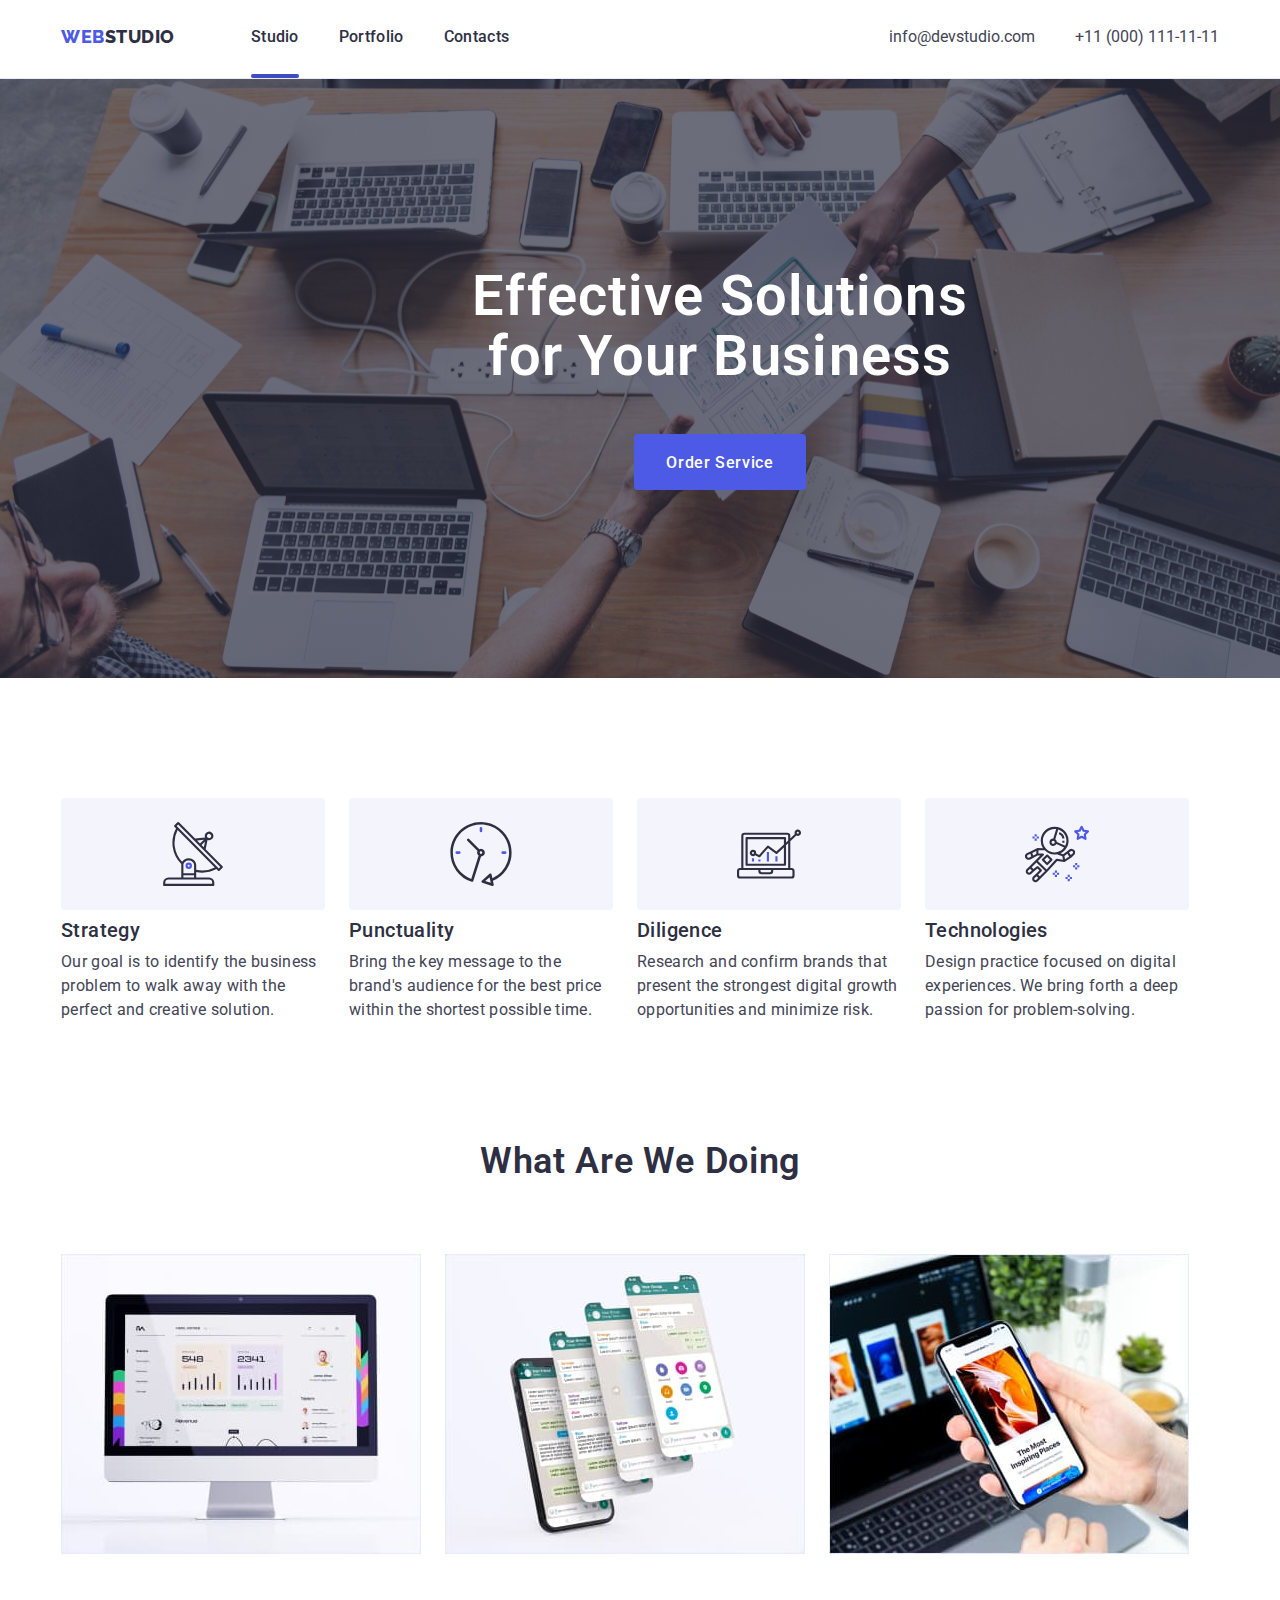
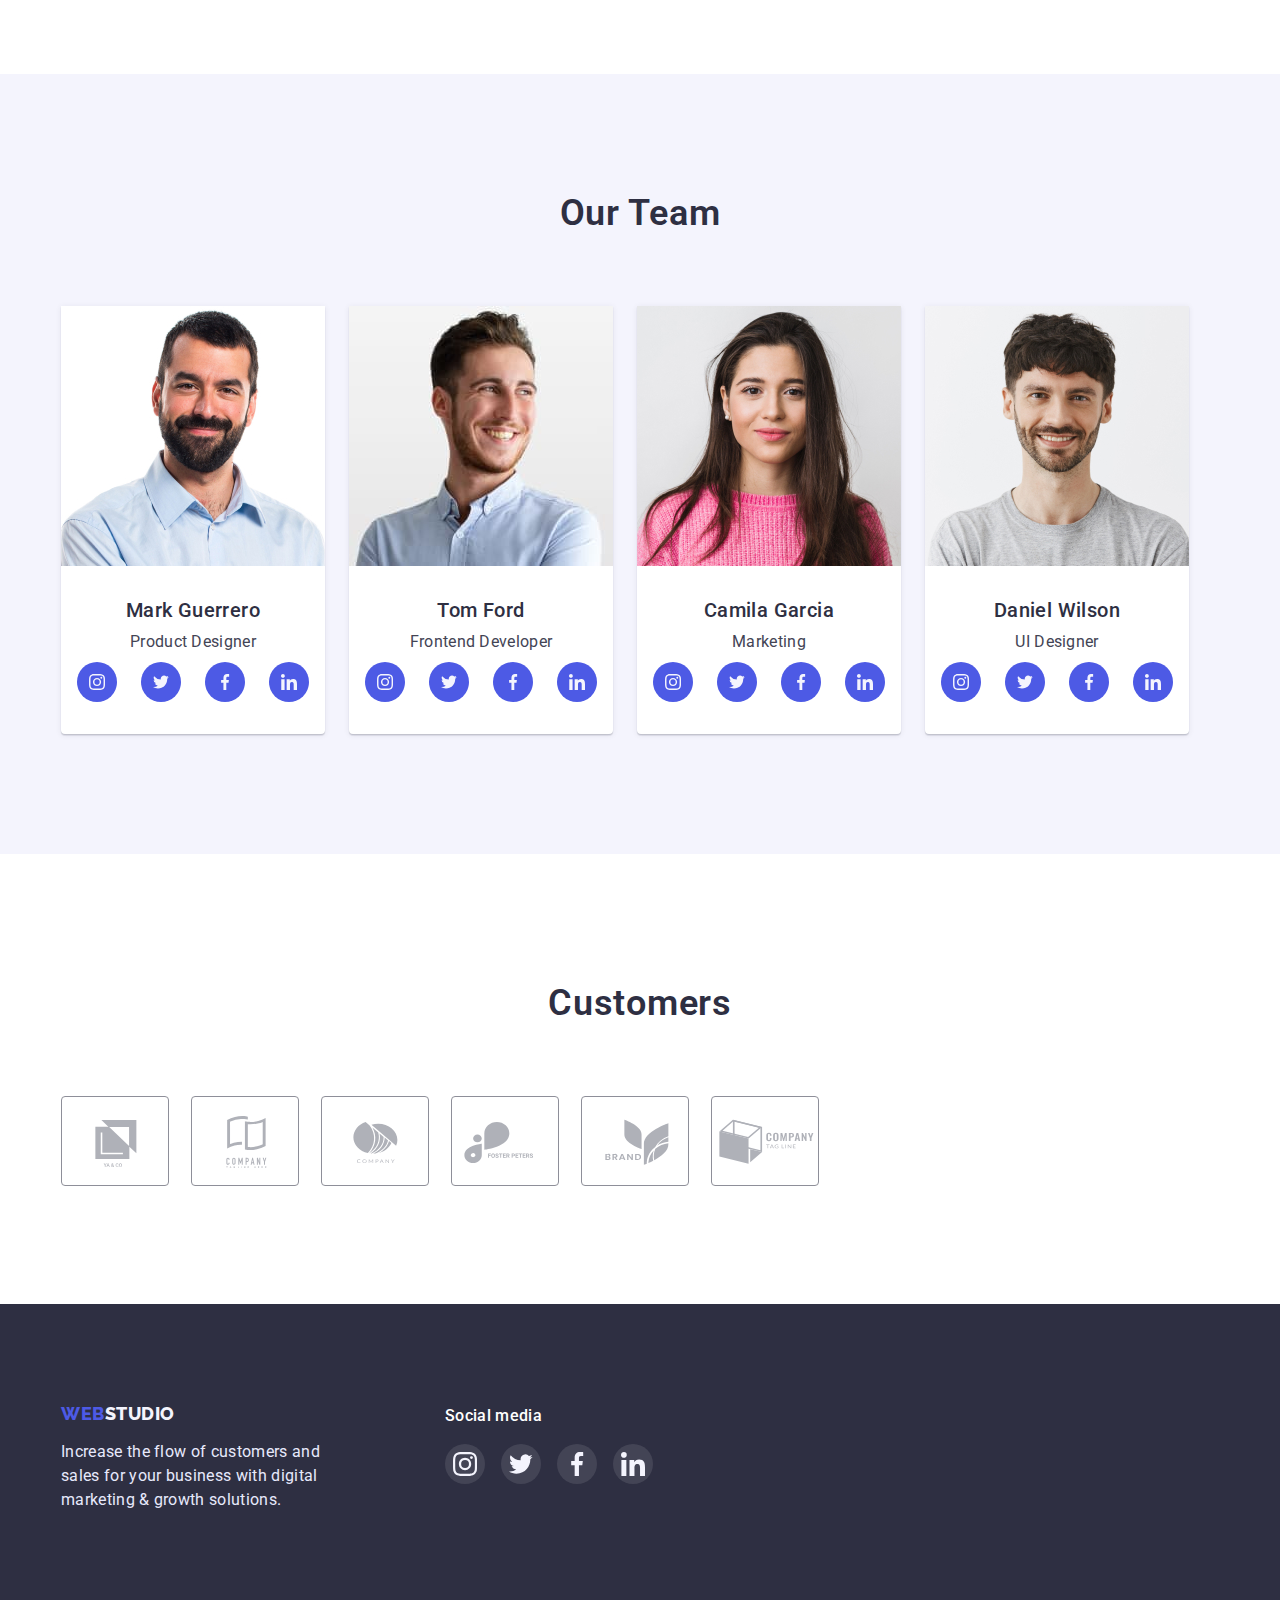
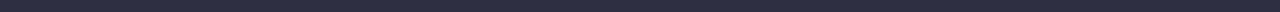
<file: index.html>
<!DOCTYPE html>
<html lang="en">
<head>
    <meta charset="UTF-8">
    <meta http-equiv="X-UA-Compatible" content="IE=edge">
    <meta name="viewport" content="width=device-width, initial-scale=1.0">
    <title>Document</title>
    <link rel="preconnect" href="https://fonts.googleapis.com">
    <link rel="preconnect" href="https://fonts.gstatic.com" crossorigin>
    <link rel="preconnect" href="https://fonts.googleapis.com"><link rel="preconnect" href="https://fonts.gstatic.com" crossorigin><link href="https://fonts.googleapis.com/css2?family=Raleway:wght@800&family=Roboto:wght@400;500;700;900&display=swap" rel="stylesheet">
    <link rel="stylesheet" href="https://cdnjs.cloudflare.com/ajax/libs/modern-normalize/1.1.0/modern-normalize.min.css" integrity="sha512-wpPYUAdjBVSE4KJnH1VR1HeZfpl1ub8YT/NKx4PuQ5NmX2tKuGu6U/JRp5y+Y8XG2tV+wKQpNHVUX03MfMFn9Q==" crossorigin="anonymous" referrerpolicy="no-referrer" />
    <link rel="stylesheet" href="./css/styles.css">
</head>
<body class="site-body">
    <header class="header">
        <div class="container header-container">
        <nav class="header-navigation">
            <a href="./index.html" class="header-logo link"><span class="header-web">WEB</span>STUDIO</a>
            <ul class="header-list list">
                <li class="header-item"><a class="header-link link current" href="./index.html">Studio</a></li>
                <li class="header-item"><a class="header-link link" href="./portfolio.html">Portfolio</a></li>
                <li class="header-item"><a class="header-link link" href="">Contacts</a></li>
            </ul>
        </nav>
            <ul class="header-contact list header-container">
                <li><a class="header-mail" href="mailto:info@devstudio.com"></a>info@devstudio.com</li>
                <li><a class="header-tel" href="tel:+110001111111"></a>+11 (000) 111-11-11</li>
            </ul>
            </div>
    </header>
    <main class="main">
        <section class="order">
            <div class="container">
                <h1 class="order-title">Effective Solutions <br> for Your Business</h1>
                <button type="button" class="order-btn" data-modal-open>Order Service</button>  
            </div>
        </section>
        <section class="about">
            <div class="container">
                <h2 class="visually-hidden" >About our work</h2>
                <ul class="about-list list">
                    <li class="about-item">
                        <div class="about-soc">
                            <svg class="about-soc-icon" width="64" height="64">
                                <use href="./img/icon.svg#icon-antenna"></use>
                            </svg>
                        </div>
                        <h3 class="abuot-subtitle">Strategy</h3>
                        <p class="about-text">Our goal is to identify the business problem to walk away with the perfect and creative solution.</p>
                    </li>
                    <li class="about-item">
                        <div class="about-soc">
                            <svg class="about-soc-icon" width="64" height="64">
                                <use href="./img/icon.svg#icon-clock"></use>
                            </svg>
                        </div>
                        <h3 class="abuot-subtitle">Punctuality</h3>
                        <p class="about-text">Bring the key message to the brand's audience for the best price within the shortest possible time.</p>
                    </li>
                    <li class="about-item">
                        <div class="about-soc">
                            <svg class="about-soc-icon" width="64" height="64">
                                <use href="./img/icon.svg#icon-diagram"></use>
                            </svg>
                        </div>
                        <h3 class="abuot-subtitle">Diligence</h3>
                        <p class="about-text">Research and confirm brands that present the strongest digital growth opportunities and minimize risk.</p>
                    </li>
                    <li class="about-item">
                        <div class="about-soc">
                            <svg class="about-soc-icon" width="64" height="64">
                                <use href="./img/icon.svg#icon-astronaut"></use>
                            </svg>
                        </div>
                        <h3 class="abuot-subtitle">Technologies</h3>
                        <p class="about-text">Design practice focused on digital experiences. We bring forth a deep passion for problem-solving.</p>
                    </li>
                </ul>
            </div>
        </section>
            <section class="doing">
                <div class="container">
                <h2 class="doing-title">What are we doing</h2>
                <ul class="doing-list list">
                    <li class="doing-iten"> 
                        <img src="img/img1.jpg" alt="monitor"
                        width="360">
                    </li>
                    <li class="doing-iten">
                        <img src="img/img2.jpg" alt="phone"
                        width="360">
                    </li>
                    <li class="doing-iten">
                        <img src="img/img3.jpg" alt="notebook"
                        width="360">
                    </li>
                </ul>
            </div>
            </section>
            <section class="team">
                <div class="container">
                <h2 class="team-title">Our Team</h2>
                <ul class="team-list list">
                    <li class="team-iten"> 
                        <img src="img/img4.jpg" alt="Mark Guerrero"
                        width="264px" class="team-img">
                        <h3 class="team-subtitle">Mark Guerrero</h3>
                        <p class="team-text">Product Designer</p>
                            <ul class="team-soc-list list">
                            <li class="team-soc-iten">
                                <a href="" class="team-soc-link link">
                                <svg class="team-soc-icon" width="16px" height="16px">
                                    <use href="./img/icon.svg#icon-instagram"></use>
                                </svg>
                            </a>
                            </li>
                            <li class="team-soc-iten">
                                <a href="" class="team-soc-link link">
                                <svg class="team-soc-icon" width="16px" height="16px">
                                    <use href="./img/icon.svg#icon-Vector"></use>
                                </svg>
                            </a></li>
                            <li class="team-soc-iten">
                                <a href="" class="team-soc-link link">
                                <svg class="team-soc-icon" width="16px" height="16px">
                                    <use href="./img/icon.svg#icon-facebook"></use>
                                </svg>
                            </a></li>
                            <li class="team-soc-iten">
                                <a href="" class="team-soc-link link">
                                <svg class="team-soc-icon" width="16px" height="16px">
                                    <use href="./img/icon.svg#icon-linkedin"></use>
                                </svg>
                            </a></li>
                        </ul>
                    </li>
                    </li>
                    <li class="team-iten"> 
                        <img src="img/img5.jpg" alt="Tom Ford" width="264px" class="team-img">
                        <h3 class="team-subtitle">Tom Ford</h3>
                        <p class="team-text">Frontend Developer</p>
                                                <ul class="team-soc-list list">
                            <li class="team-soc-iten">
                                <a href="" class="team-soc-link link">
                                <svg class="team-soc-icon" width="16px" height="16px">
                                    <use href="./img/icon.svg#icon-instagram"></use>
                                </svg>
                            </a>
                            </li>
                            <li class="team-soc-iten">
                                <a href="" class="team-soc-link link">
                                <svg class="team-soc-icon" width="16px" height="16px">
                                    <use href="./img/icon.svg#icon-Vector"></use>
                                </svg>
                            </a></li>
                            <li class="team-soc-iten">
                                <a href="" class="team-soc-link link">
                                <svg class="team-soc-icon" width="16px" height="16px">
                                    <use href="./img/icon.svg#icon-facebook"></use>
                                </svg>
                            </a></li>
                            <li class="team-soc-iten">
                                <a href="" class="team-soc-link link">
                                <svg class="team-soc-icon" width="16px" height="16px">
                                    <use href="./img/icon.svg#icon-linkedin"></use>
                                </svg>
                            </a></li>
                        </ul>
                    </li>
                    </li>
                    <li class="team-iten">
                        <img src="img/img6.jpg" alt="Camila Garcia"
                        width="264" class="team-img">
                        <h3 class="team-subtitle">Camila Garcia</h3>
                        <p class="team-text">Marketing</p>
                                                <ul class="team-soc-list list">
                            <li class="team-soc-iten">
                                <a href="" class="team-soc-link link">
                                <svg class="team-soc-icon" width="16px" height="16px">
                                    <use href="./img/icon.svg#icon-instagram"></use>
                                </svg>
                            </a>
                            </li>
                            <li class="team-soc-iten">
                                <a href="" class="team-soc-link link">
                                <svg class="team-soc-icon" width="16px" height="16px">
                                    <use href="./img/icon.svg#icon-Vector"></use>
                                </svg>
                            </a></li>
                            <li class="team-soc-iten">
                                <a href="" class="team-soc-link link">
                                <svg class="team-soc-icon" width="16px" height="16px">
                                    <use href="./img/icon.svg#icon-facebook"></use>
                                </svg>
                            </a></li>
                            <li class="team-soc-iten">
                                <a href="" class="team-soc-link link">
                                <svg class="team-soc-icon" width="16px" height="16px">
                                    <use href="./img/icon.svg#icon-linkedin"></use>
                                </svg>
                            </a></li>
                        </ul>
                    </li>
                    </li>
                    <li class="team-iten">
                        <img src="img/img7.jpg" alt="Daniel Wilson"
                        width="264" class="team-img">
                        <h3 class="team-subtitle">Daniel Wilson</h3>
                        <p class="team-text">UI Designer</p>
                                                <ul class="team-soc-list list">
                            <li class="team-soc-iten">
                                <a href="" class="team-soc-link link">
                                <svg class="team-soc-icon" width="16px" height="16px">
                                    <use href="./img/icon.svg#icon-instagram"></use>
                                </svg>
                            </a>
                            </li>
                            <li class="team-soc-iten">
                                <a href="" class="team-soc-link link">
                                <svg class="team-soc-icon" width="16px" height="16px">
                                    <use href="./img/icon.svg#icon-Vector"></use>
                                </svg>
                            </a></li>
                            <li class="team-soc-iten">
                                <a href="" class="team-soc-link link">
                                <svg class="team-soc-icon" width="16px" height="16px">
                                    <use href="./img/icon.svg#icon-facebook"></use>
                                </svg>
                            </a></li>
                            <li class="team-soc-iten">
                                <a href="" class="team-soc-link link">
                                <svg class="team-soc-icon" width="16px" height="16px">
                                    <use href="./img/icon.svg#icon-linkedin"></use>
                                </svg>
                            </a></li>
                        </ul>
                    </li>
                    </li>
                </ul>
            </div>
            </section>
                        <section class="test">
                <div class="container">
                    <h2 class="test-title">Customers</h2>
                    <ul class="test-list list">
                        <li class="test-iten"><a href="" class="test-link link">
                            <svg class="test-icon" width="104px" height="56px">
                                <use href="./img/icon.svg#icon-Logo1"></use>
                            </svg>
                        </a></li>
                        <li class="test-iten"><a href="" class="test-link link">
                            <svg class="test-icon" width="104px" height="56px">
                                <use href="./img/icon.svg#icon-Logo2"></use>
                            </svg>
                        </a></li>
                        <li class="test-iten"><a href="" class="test-link link">
                            <svg class="test-icon" width="104px" height="56px">
                                <use href="./img/icon.svg#icon-Logo3"></use>
                            </svg>
                        </a></li>
                        <li class="test-iten"><a href="" class="test-link link">
                            <svg class="test-icon" width="104px" height="56px"px>
                                <use href="./img/icon.svg#icon-Logo4"></use>
                            </svg>
                        </a></li>
                        <li class="test-iten"><a href="" class="test-link link">
                            <svg class="test-icon" width="104px" height="56px">
                                <use href="./img/icon.svg#icon-Logo5"></use>
                            </svg>
                        </a></li>
                        <li class="test-iten"><a href="" class="test-link link">
                            <svg class="test-icon" width="104px" height="56px">
                                <use href="./img/icon.svg#icon-Logo0"></use>
                            </svg>
                        </a></li>
                    </ul>

                </div>
            </section>
    </main>
        <footer class="footer">
        <div class="container">
            <div class="footer-logo">
        <a href="./index.html" class="footer-link link"><span class="footer-web">WEB</span>STUDIO</a>
        <p class="footer-text">Increase the flow of customers and sales for your business with digital marketing & growth solutions.</p>
            </div>
    <div class="footer-div">
<h2 class="footer-div-title">Social media</h2>
<ul class="footer-div-list list">
<li class="footer-div-iten">
    <a href="" class="footer-div-link link">
        <svg class="footer-div-icon" width="24px" height="24px">
        <use href="./img/icon.svg#icon-instagram"></use>
        </svg>
    </a></li>
<li class="footer-div-iten">
    <a href="" class="footer-div-link link">
        <svg class="footer-div-icon" width="24px" height="24px">
        <use href="./img/icon.svg#icon-Vector"></use>
        </svg>
    </a></li>
    <li class="footer-div-iten">
    <a href="" class="footer-div-link link">
        <svg class="footer-div-icon" width="24px" height="24px">
        <use href="./img/icon.svg#icon-facebook"></use>
        </svg>
    </a></li>
    <li class="footer-div-iten">
    <a href="" class="footer-div-link link">
        <svg class="footer-div-icon" width="24px" height="24px">
            <use href="./img/icon.svg#icon-linkedin"></use>
        </svg>
    </a></li>
    </ul>
    </div>
    </div>
    </footer>
    <div class="backdrop is-hidden" data-modal>
        <div class="modal">
            <button type="button" class="modal-close" data-modal-close>
                <svg class="modal-icon" width="8px" height="8px">
            <use href="./img/icon.svg#icon-close"></use>
        </svg>
            </button>
        </div>
    </div>
    <script src="./js/modal.js"></script>
</body>
</html>
</file>
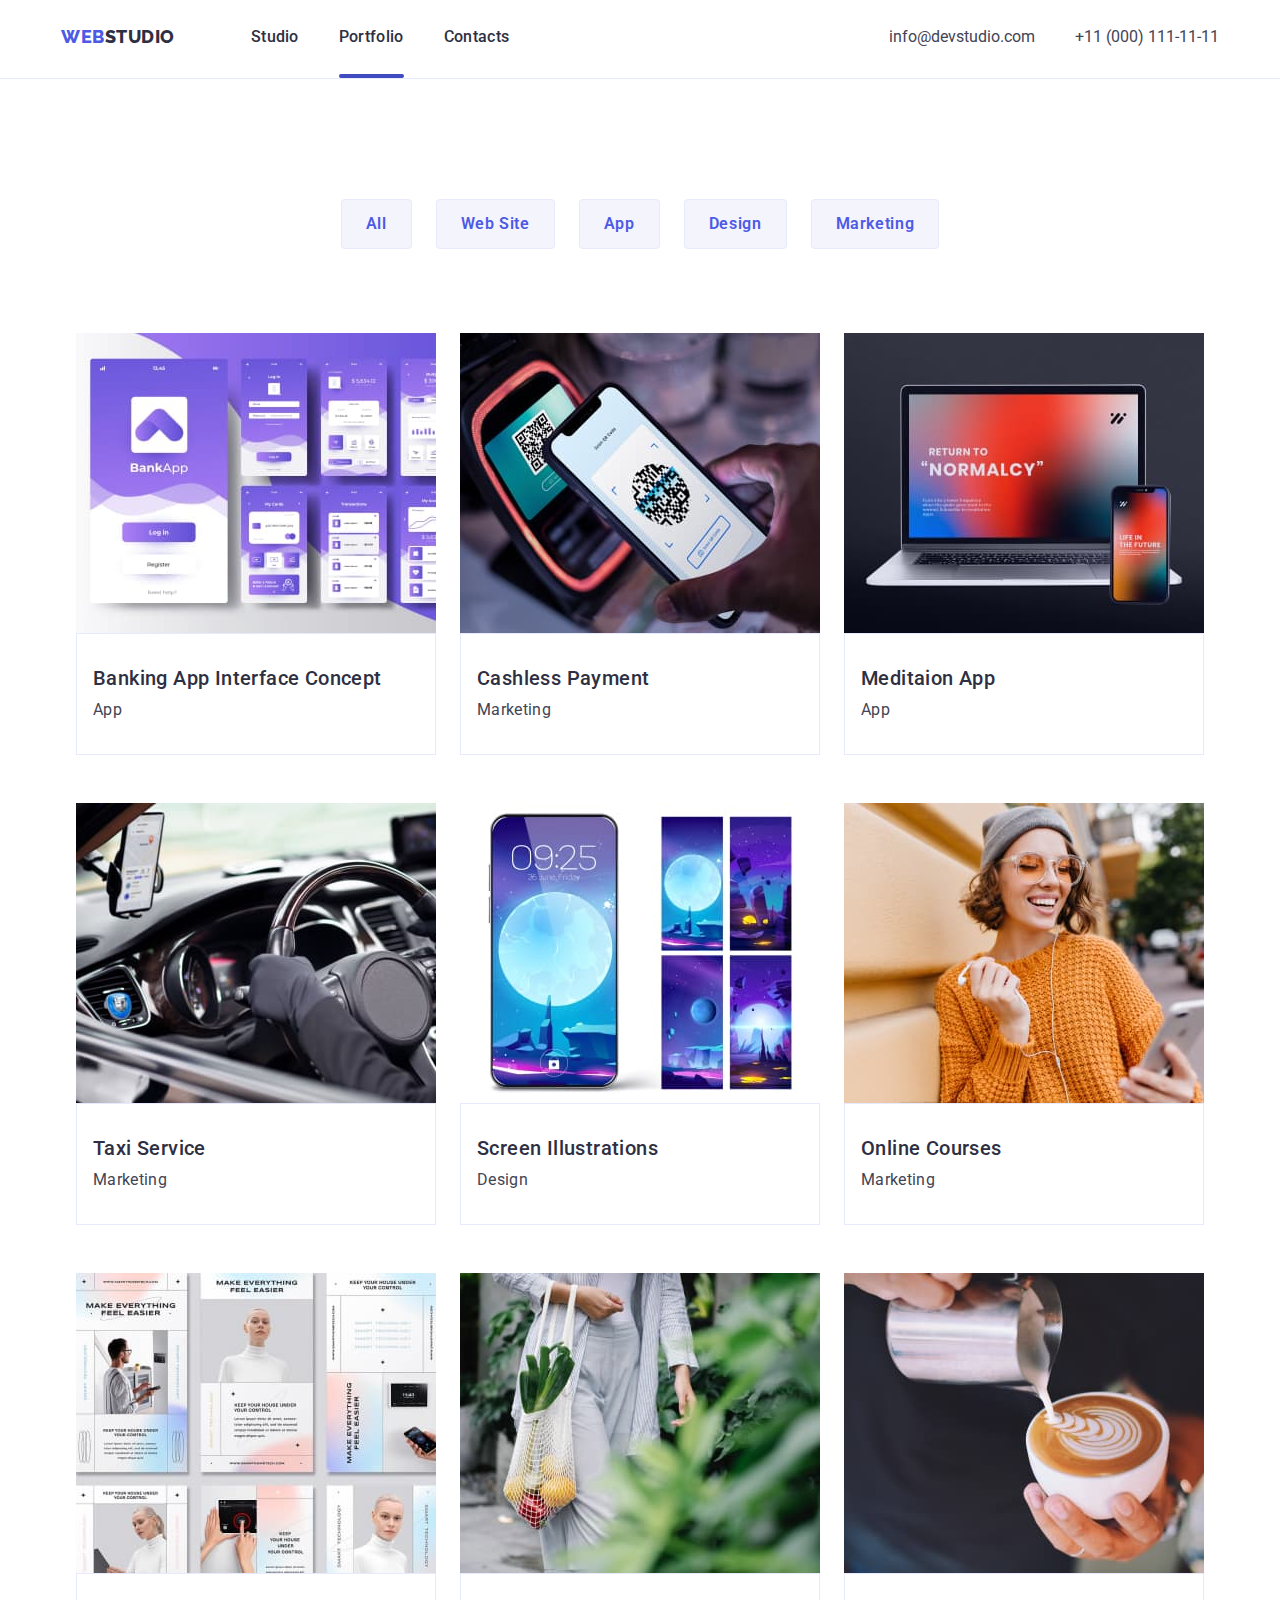
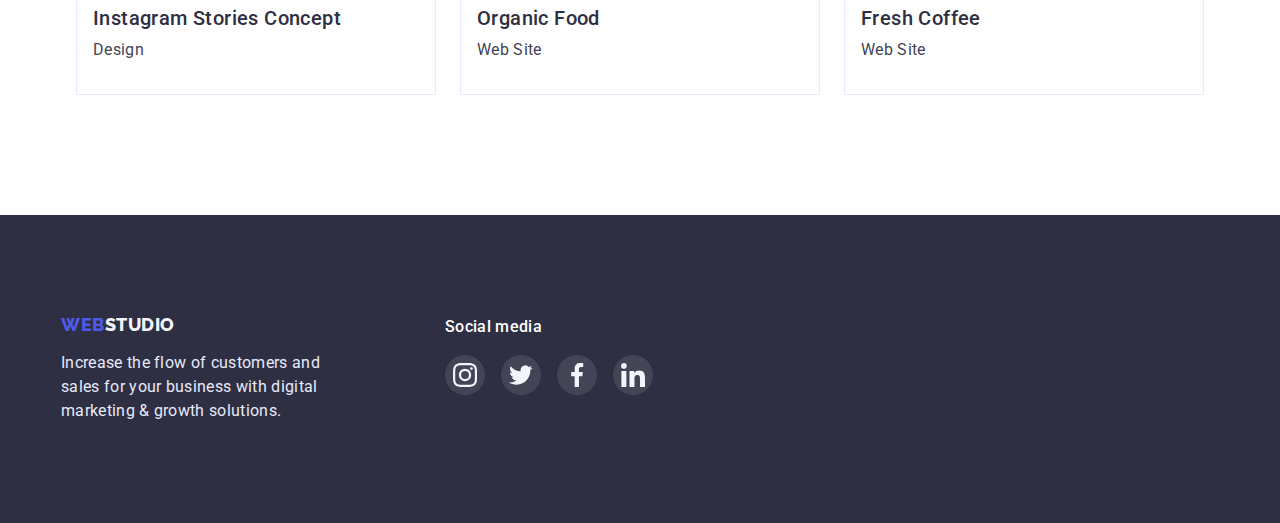
<file: portfolio.html>
<!DOCTYPE html>
<html lang="en">
<head>
    <meta charset="UTF-8">
    <meta http-equiv="X-UA-Compatible" content="IE=edge">
    <meta name="viewport" content="width=device-width, initial-scale=1.0">
    <title>Document</title>
    <link rel="preconnect" href="https://fonts.googleapis.com">
    <link rel="preconnect" href="https://fonts.gstatic.com" crossorigin>
    <link rel="preconnect" href="https://fonts.googleapis.com"><link rel="preconnect" href="https://fonts.gstatic.com" crossorigin><link href="https://fonts.googleapis.com/css2?family=Raleway:wght@800&family=Roboto:wght@400;500;700;900&display=swap" rel="stylesheet">
    <link rel="stylesheet" href="https://cdnjs.cloudflare.com/ajax/libs/modern-normalize/1.1.0/modern-normalize.min.css" integrity="sha512-wpPYUAdjBVSE4KJnH1VR1HeZfpl1ub8YT/NKx4PuQ5NmX2tKuGu6U/JRp5y+Y8XG2tV+wKQpNHVUX03MfMFn9Q==" crossorigin="anonymous" referrerpolicy="no-referrer" />
    <link rel="stylesheet" href="./css/styles.css">
</head>
<body class="site-body">
    <header class="header">
        <div class="container header-container">
        <nav class="header-navigation">
            <a href="./index.html" class="header-logo link"><span class="header-web">WEB</span>STUDIO</a>
            <ul class="header-list list">
                <li class="header-item"><a class="header-link link" href="./index.html">Studio</a></li>
                <li class="header-item"><a class="header-link link current" href="./portfolio.html">Portfolio</a></li>
                <li class="header-item"><a class="header-link link" href="">Contacts</a></li>
            </ul>
        </nav>
            <ul class="header-contact list header-container">
                <li><a class="header-mail" href="mailto:info@devstudio.com"></a>info@devstudio.com</li>
                <li><a class="header-tel" href="tel:+110001111111"></a>+11 (000) 111-11-11</li>
            </ul>
        </div>
    </header>
    <main class="main">
        <section class="work">
            <div class="container">
            <h2 class="visually-hidden">Selection button</h2>
            <ul class="work-button-list list">
                <li class="work-button-iten"><button type="button" class="work-button-btn">All</button></li>
                <li class="work-button-iten"><button type="button" class="work-button-btn">Web Site</button></li>
                <li class="work-button-iten"><button type="button" class="work-button-btn">App</button></li>
                <li class="work-button-iten"><button type="button" class="work-button-btn">Design</button></li>
                <li class="work-button-iten"><button type="button" class="work-button-btn">Marketing</button></li>
            </ul>
            <h2 class="visually-hidden">Examples works</h2>
            <ul class="work-list list">
                <li class="work-iten">
                    <div class="work-top-wrap">
                    <img src="img/img8.jpg" alt="App"
                        width="360" class="work-img">
                        <p class="work-top-test">14 Stylish and User-Friendly App Design Concepts · Task Manager App · Calorie Tracker App · Exotic Fruit Ecommerce App · Cloud Storage App</p>
                        </div>
                        <div class="work-about">
                            <h3 class="work-subtitle">Banking App Interface Concept</h3>
                        <p class="work-text">App</p>
                        </div>
                    </li>
                <li class="work-iten">
                    <div class="work-top-wrap">
                    <img src="img/img9.jpg" alt="Marketing"
                        width="360" class="work-img">
                        <p class="work-top-test">14 Stylish and User-Friendly App Design Concepts · Task Manager App · Calorie Tracker App · Exotic Fruit Ecommerce App · Cloud Storage App</p>
                        </div>
                        <div class="work-about">
                            <h3 class="work-subtitle">Cashless Payment</h3>
                        <p class="work-text">Marketing</p>
                        </div>
                    </li>
                <li class="work-iten">
                    <div class="work-top-wrap">
                    <img src="img/img10.jpg" alt="Meditaion App"
                        width="360" class="work-img">
                        <p class="work-top-test">14 Stylish and User-Friendly App Design Concepts · Task Manager App · Calorie Tracker App · Exotic Fruit Ecommerce App · Cloud Storage App</p>
                        </div>
                        <div class="work-about">
                            <h3 class="work-subtitle">Meditaion App</h3>
                        <p class="work-text">App</p>
                        </div>
                    </li>
                    <li class="work-iten">
                    <div class="work-top-wrap">
                    <img src="img/img11.jpg" alt="Taxi"
                        width="360" class="work-img">
                        <p class="work-top-test">14 Stylish and User-Friendly App Design Concepts · Task Manager App · Calorie Tracker App · Exotic Fruit Ecommerce App · Cloud Storage App</p>
                        </div>
                        <div class="work-about">
                            <h3 class="work-subtitle">Taxi Service</h3>
                        <p class="work-text">Marketing</p>
                        </div>
                </li>
                <li class="work-iten">
                    <div class="work-top-wrap">
                    <img src="img/img12.jpg" alt="Design"
                        width="360" class="work-img">
                        <p class="work-top-test">14 Stylish and User-Friendly App Design Concepts · Task Manager App · Calorie Tracker App · Exotic Fruit Ecommerce App · Cloud Storage App</p>
                        </div>
                        <div class="work-about">
                        <h3 class="work-subtitle">Screen Illustrations</h3>
                        <p class="work-text">Design</p>
                    </div>
                    </li>
                <li class="work-iten">
                    <div class="work-top-wrap">
                    <img src="img/img13.jpg" alt="Courses"
                        width="360" class="work-img">
                        <p class="work-top-test">14 Stylish and User-Friendly App Design Concepts · Task Manager App · Calorie Tracker App · Exotic Fruit Ecommerce App · Cloud Storage App</p>
                        </div>
                        <div class="work-about">
                        <h3 class="work-subtitle">Online Courses</h3>
                        <p class="work-text">Marketing</p>
                    </div>
                    </li>
                <li class="work-iten">
                    <div class="work-top-wrap">
                    <img src="img/img14.jpg" alt="Instagram"
                        width="360" class="work-img">
                        <p class="work-top-test">14 Stylish and User-Friendly App Design Concepts · Task Manager App · Calorie Tracker App · Exotic Fruit Ecommerce App · Cloud Storage App</p>
                        </div>
                        <div class="work-about">
                        <h3 class="work-subtitle">Instagram Stories Concept</h3>
                        <p class="work-text"> Design</p>
                    </div>
                </li>
                <li class="work-iten">
                    <div class="work-top-wrap">
                    <img src="img/img15.jpg" alt="Food"
                        width="360" class="work-img">
                        <p class="work-top-test">14 Stylish and User-Friendly App Design Concepts · Task Manager App · Calorie Tracker App · Exotic Fruit Ecommerce App · Cloud Storage App</p>
                        </div>
                        <div class="work-about">
                        <h3 class="work-subtitle">Organic Food</h3>
                        <p class="work-text">Web Site</p>
                    </div>
                    </li>
                <li class="work-iten">
                    <div class="work-top-wrap">
                    <img src="img/img16.jpg" alt="Coffee"
                        width="360" class="work-img">
                        <p class="work-top-test">14 Stylish and User-Friendly App Design Concepts · Task Manager App · Calorie Tracker App · Exotic Fruit Ecommerce App · Cloud Storage App</p>
                        </div>
                        <div class="work-about">
                        <h3 class="work-subtitle">Fresh Coffee</h3>
                        <p class="work-text">Web Site</p>
                    </div>
                    </li>
            </ul>
        </div>
        </section>
    </main>
    <footer class="footer">
        <div class="container">
            <div class="footer-logo">
        <a href="./index.html" class="footer-link link"><span class="footer-web">WEB</span>STUDIO</a>
        <p class="footer-text">Increase the flow of customers and sales for your business with digital marketing & growth solutions.</p>
            </div>
    <div class="footer-div">
<h2 class="footer-div-title">Social media</h2>
<ul class="footer-div-list list">
<li class="footer-div-iten">
    <a href="" class="footer-div-link link">
        <svg class="footer-div-icon" width="24" height="24">
        <use href="./img/icon.svg#icon-instagram"></use>
        </svg>
    </a></li>
<li class="footer-div-iten">
    <a href="" class="footer-div-link link">
        <svg class="footer-div-icon" width="24" height="24">
        <use href="./img/icon.svg#icon-Vector"></use>
        </svg>
    </a></li>
    <li class="footer-div-iten">
    <a href="" class="footer-div-link link">
        <svg class="footer-div-icon" width="24" height="24">
        <use href="./img/icon.svg#icon-facebook"></use>
        </svg>
    </a></li>
    <li class="footer-div-iten">
    <a href="" class="footer-div-link link">
        <svg class="footer-div-icon" width="24px" height="24px">
            <use href="./img/icon.svg#icon-linkedin"></use>
        </svg>
    </a></li>
    </ul>
    </div>
    </div>
    </footer>
</body>
</html>
</file>
<file: css/styles.css>
:root {
    --title-color:#2E2F42;
    --text-color: #434455;
    --button-span-color:#4D5AE5;

}

* {
    margin: 0;
    padding: 0;
    list-style: none;

}
p, h1, h2, h3 {
    margin: 0;
}
ul {
    margin: 0;
    padding-left: 0;
}
img {
    display: block;
}
body {
    font-family: "Roboto", sans-serif;
    color: #434455;
}
.list {
    list-style: none;
}
.link {
    text-decoration: none;

}
.container {
    width: 1158px;
    padding-left: 15px;
    padding-right: 15px;
    margin: 0 auto;
    

}

.visually-hidden {
    position: absolute;
    width: 1px;
    height: 1px;
    margin: -1px;
    border: 0;
    padding: 0;
    
    white-space: nowrap;
    clip-path: inset(100%);
    clip: rect(0 0 0 0);
    overflow: hidden;
}


/*------------------ HEADER -----------------*/
.header {
    background-color: #FFFFFF;
    padding-top: 24px;
    padding-bottom: 28px;
    border-bottom: 1px solid #E7E9FC;
    



}
.header-container {
    display: flex;
    align-items: center;
    margin-right: 0 auto;

}
.header-navigation {
    display: flex;
    margin-right: auto;
    
    
}
.header-logo {
font-family: 'Raleway', sans-serif;
font-weight: 800;
font-size: 18px;
line-height: 1.33;
letter-spacing: 0.03em;
text-transform: uppercase;
color: #2E2F42;
margin-right: 76px;


}
.header-web {
font-family: 'Raleway', sans-serif;
font-weight: 800;
font-size: 18px;
line-height: 1.33;
letter-spacing: 0.03em;
text-transform: uppercase;
color: var(--button-span-color);
}
.header-list {
    display: flex;
    gap: 40px;
}
.header-item {

}
.header-link {
    font-weight: 500;
    font-size: 16px;
    line-height: 1.5;
    letter-spacing: 0.02em;
    color: #2E2F42;
    transition: color 250ms cubic-bezier(0.4, 0, 0.2, 1);
    position: relative;
    
}

.header-link.current::after {
    content: "";
    position: absolute;
    width: 100%;
    height: 4px;
    background-color: #404BBF;
    border-radius: 2px;
    left: 0;
    bottom: -32px;


}
.header-link:hover,
.header-link:focus {
    
    color: rgba(64, 75, 191, 1);
}


.header-contact {
    align-items: center;
    
}
.header-mail {
font-size: 16px;
line-height: 1.5;
letter-spacing: 0.02em;
color: #434455;


}
.header-tel {
font-size: 16px;
line-height: 1.6;
letter-spacing: 0.02em;
color: #434455;
margin-left: 40px;



}
/*--------------------- MAIN -------------*/
.main {
    
}
/* -----------------------ORDER ----------------*/
.order {
background: #2E2F42;
width: 1440px;
text-align: center;
margin: 0 auto;
padding-top: 188px;
padding-bottom: 188px;
background-image: linear-gradient(
    rgba(46, 47, 66, 0.7),
    rgba(46, 47, 66, 0.7)
), 	
url(../img/people-office.jpg);
background-repeat: no-repeat;
background-position: center;
background-size: cover;

}
.order-title {
font-weight: 600;
font-size: 56px;
line-height: 1.07;
letter-spacing: 0.02em;
color: #FFFFFF;
margin-bottom: 48px;

}
.order-btn {
    min-width: 105px;
    height: 56px;
    font-family: inherit;
    font-weight: 500;
    font-size: 16px;
    line-height: 1.2;
    letter-spacing: 0.04em;
    color: #FFFFFF;
    cursor: pointer;
    border-radius: 4px;
    background: var(--button-span-color);
    padding: 16px 32px 16px 32px;
    border: 0;
    transition: color 250ms linear;
    
}
.order-btn:hover {
    background-color: #404BBF;
}


/* ---------------------ABOUT----------------- */
.about {
    padding-top: 120px;
    padding-bottom: 120px;
    
}

.about-list {
    display: flex;
    gap: 24px;
}
.about-soc {
width: 264px;
height: 112px;
border-radius: 4px;
background-color: #F4F4FD;
display: flex;
align-items: center;
justify-content: center;
margin-bottom: 8px;


}

.about-item {
    max-width: 264px; 


}
.abuot-subtitle {
font-weight: 500;
font-size: 20px;
line-height: 1.2;
letter-spacing: 0.02em;
color: #2E2F42;
margin-bottom: 8px;

}
.about-text {

font-size: 16px;
line-height: 1.5;
letter-spacing: 0.02em;
color: var(--text-color);
}
/* ---------------------DOING ------------*/
.doing {
    padding-bottom: 120px;
}

.doing-title {
font-weight: 600;
font-size: 36px;
line-height: 1.11;
letter-spacing: 0.02em;
text-transform: capitalize;
color: var(--title-color);
margin-bottom: 72px;
text-align: center;
margin-bottom: 72px;
}
.doing-list {
    display: flex;
    gap: 24px;
}

.doing-iten {

}
/* -----------------TEAM ------------------------*/
.team {
    background: #F4F4FD;
    padding-top: 120px;
    padding-bottom: 120px;
    
}
.team-title {
font-weight: 600;
font-size: 36px;
line-height: 1.1;
letter-spacing: 0.02em;
text-transform: capitalize;
color: var(--title-color);
margin-bottom: 72px;
text-align: center;
}
.team-list {
    display: flex;
    gap: 24px;
    
    
}
.team-iten {
    text-align: center;
    background: #FFFFFF;
    box-shadow: 0px 1px 6px rgba(46, 47, 66, 0.08), 0px 1px 1px rgba(46, 47, 66, 0.16), 0px 2px 1px rgba(46, 47, 66, 0.08);
border-radius: 0px 0px 4px 4px;
}
.team-img {
    margin-bottom: 32px;
}
.team-subtitle {
font-weight: 500;
font-size: 20px;
line-height: 1.2;
letter-spacing: 0.02em;
color: var(--title-color);
margin-bottom: 8px;

}
.team-text {
font-size: 16px;
line-height: 1.5;
letter-spacing: 0.02em;
color: var(--text-color);
margin-bottom: 8px;

}
.team-soc-list {
    display: flex;
    justify-content: center;
    gap: 24px;
    margin-bottom: 32px;
}
.team-soc-iten {
    width: 40px; height: 40px;
}
.team-soc-link {
    width: 100%; height:100%;
    background-color: #4D5AE5;
    border-radius: 50%;
    display: flex;
    align-items: center;
    justify-content: center;
    transition: background-color 250ms cubic-bezier(0.4, 0, 0.2, 1);
}

.team-soc-link:hover {
    background-color: #404BBF;

}
.team-soc-link:focus {
    background-color: #404BBF;
    
}
.team-soc-icon {
    fill: #F4F4FD;
    }
/* ------------TEST------------ */
    .test {
        padding-top: 130px;
        padding-bottom: 120px;
    }
    .test-title {
        font-weight: 600;
        font-size: 36px;
        line-height: 1.1;
        letter-spacing: 0.02em;
        text-transform: capitalize;
        color: var(--title-color);
        margin-bottom: 72px;
        text-align: center;  
    }
    .test-list {
        display: flex;
        gap: 24px;
    }
    
    .test-iten {
        width: calc((100%-168px) / 6);
        height: 88px;
        border-radius: 4px;
    }
    .test-link {
    width: 100%; 
    height: 100%;
    border: 1px solid #8E8F99;
    border-radius: 4px;
    display: flex;
    align-items: center;
    justify-content: center;
    fill: #AFB1B8;
    transition: border-color 250ms cubic-bezier(0.4, 0, 0.2, 1), fill 250ms cubic-bezier(0.4, 0, 0.2, 1);
}
    .test-link:hover {
    border-color: #404BBF;
    fill: #404BBF;
    }
    .test-link:focus {
        border-color: #404BBF;
        fill: #404BBF;
        }








/* ------------WORK------------ */
.work {
    padding-top: 120px;
    padding-bottom: 120px;
    
    
}


.work-button-list {
    margin-bottom: 84px;
    display: flex;
    gap: 24px;
    justify-content: center;
    
    
    


}

.work-button-iten {

}

.work-button-btn {
font-family: inherit;
font-weight: 600;
font-size: 16px;
line-height: 1.5;
letter-spacing: 0.04em;
color: var(--button-span-color);
cursor: pointer; 
border-radius: 4px;
background: #F4F4FD;
border: 1px solid #E7E9FC;
padding: 12px 24px 12px 24px;
transition: background-color 250ms cubic-bezier(0.4, 0, 0.2, 1), color 250ms cubic-bezier(0.4, 0, 0.2, 1), box-shadow 250ms cubic-bezier(0.4, 0, 0.2, 1);
}


.work-button-btn:hover {
    background-color: rgba(64, 75, 191, 1);
    color: #FFFFFF;
    box-shadow: 0px 3px 1px rgba(0, 0, 0, 0.1), 0px 2px 1px rgba(0, 0, 0, 0.08), 0px 2px 2px rgba(0, 0, 0, 0.12);

}
.work-button-btn:focus  {
background-color: rgba(64, 75, 191, 1);
color: #FFFFFF;
box-shadow: 0px 3px 1px rgba(0, 0, 0, 0.1), 0px 2px 1px rgba(0, 0, 0, 0.08), 0px 2px 2px rgba(0, 0, 0, 0.12);

}



.work-list {
    display: flex;
    flex-wrap: wrap;
    column-gap: 24px;
    row-gap: 48px;
    justify-content: center;
    

}
.work-iten {
width: calc(100% - 24)/3;
background: #FFFFFF;
box-shadow: 0 1 6 0 rgba(46, 47, 66, 0.08);
transition: color 250ms linear;


}
.work-iten:hover .work-top-test{
    transform: translateY(0);
}
    

.work-top-wrap {
position: relative;
overflow: hidden;
}

.work-iten:hover {
box-shadow: 0 3px 3px #E5E5E5;
}

.work-img {}

.work-top-test {
    position: absolute;
    top: 0;
    padding-left: 32px;
    padding-top: 32px;
font-style: normal;
font-size: 16px;
line-height: 1.5;
letter-spacing: 0.02em;
color: #F4F4FD;
height: 100%;
background: #4D5AE5;
transform: translateY(100%);
transition: transform 250ms linear;
}
.work-about {
    padding-top: 32px;
    padding-bottom: 32px;
    padding-left: 16px;
    border: 1px solid #E7E9FC;

}


.work-subtitle {
font-weight: 500;
font-size: 20px;
line-height: 1.2;
letter-spacing: 0.02em;
color: var(--title-color);
margin-bottom: 8px;

}
.work-text {
font-size: 16px;
line-height: 1.5;
letter-spacing: 0.02em;
color: var(--text-color);

}



/* -------------------------FOOTER--------------------- */
.footer {
background: #2E2F42;
padding-top: 100px;
padding-bottom: 100px;
display: flex;

}
.footer >.container {
    display: flex;
    gap: 120px;
}




.footer-link {
font-family: 'Raleway', sans-serif;
font-weight: 800;
font-size: 18px;
line-height: 1.16;
letter-spacing: 0.03em;
color: #F4F4FD; 





}
.footer-web {
font-family: 'Raleway', sans-serif;
font-weight: 800;
font-size: 18px;
line-height: 1.16;
letter-spacing: 0.03em;
color: var(--button-span-color);

}

.footer-text {
font-size: 16px;
line-height: 1.5;
letter-spacing: 0.02em;
color: #E7E9FC;
max-width: 264px;
margin-top: 16px;
}
.footer-div-title {
font-weight: 500;
font-size: 16px;
line-height: 1.5;
letter-spacing: 0.02em;
color: #FFFFFF;
margin-bottom: 16px;

}
.footer-div-list {
display: flex;
justify-content: center;
gap: 16px;
}

.footer-div-iten {
width: 40px;
height: 40px;

}
.footer-div-link {
    width: 100%;
    height: 100%;
    background: rgba(255, 255, 255, 0.1);
    border-radius: 50%;
    display: flex;
    align-items: center;
    justify-content: center;
    transition: background-color 250ms cubic-bezier(0.4, 0, 0.2, 1);
}
.footer-div-link:hover {
    background-color: rgba(49, 208, 170, 1);

}
.footer-div-link:focus {
    background-color: rgba(49, 208, 170, 1);
    
}   


.footer-div-icon {
    fill: #F4F4FD;
}
.backdrop {
    position: fixed;
    top: 0;
    width: 100%;
    height: 100%;
    background: rgba(46, 47, 66, 0.4);
    transition: opacity 250ms linear, visibility 250ms linear;
    

}
.modal {
    position: absolute;
    top: 50%;
    left: 50%;
    width: 408px;
    min-height: 576px;
    background-color: #FCFCFC;
    border-radius: 4px;
    box-shadow: 0px 1px 1px rgba(0, 0, 0, 0.14), 0px 1px 3px rgba(0, 0, 0, 0.12), 0px 2px 1px rgba(0, 0, 0, 0.2);
    transform: translate(-50%, -50%) scale(1);
    transition: transform 250ms linear;
}
.backdrop.is-hidden .modal {
    transform: translate(-50%, -50%) scale(0);
}
.modal-close {
    position: absolute;
    right: 24px;
    top: 24px;
    width: 24px;
    height: 24px;
    background-color: #E7E9FC;
    border: 1px solid rgba(0, 0, 0, 0.1);
    border-radius: 50%;
}
.modal-close:hover,
.modal-close:focus {
    background-color: rgba(64, 75, 191, 1);
    fill: rgba(255, 255, 255, 1);
}
.modal-icon {
    color: rgba(0, 0, 0, 1);
    
}
.is-hidden {
    opacity: 0;
    visibility: hidden;
    pointer-events: none;
}
</file>
